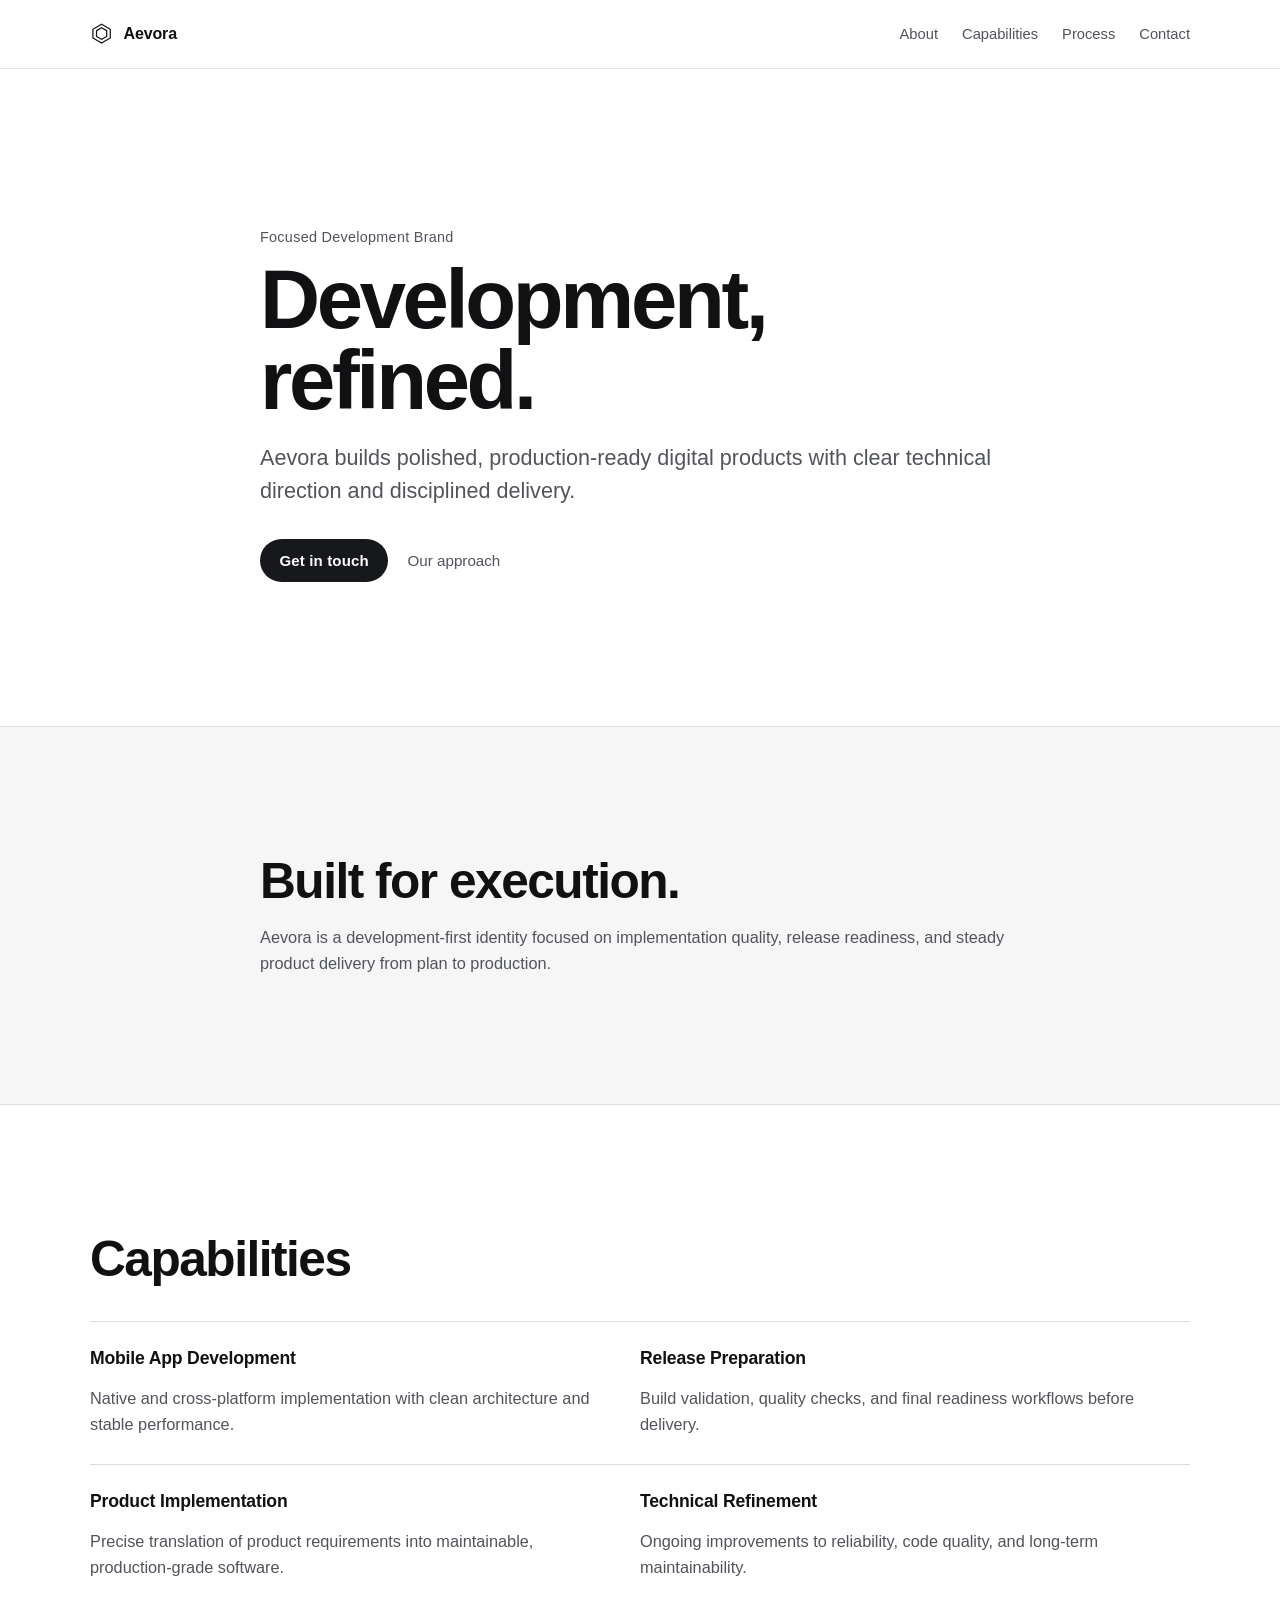
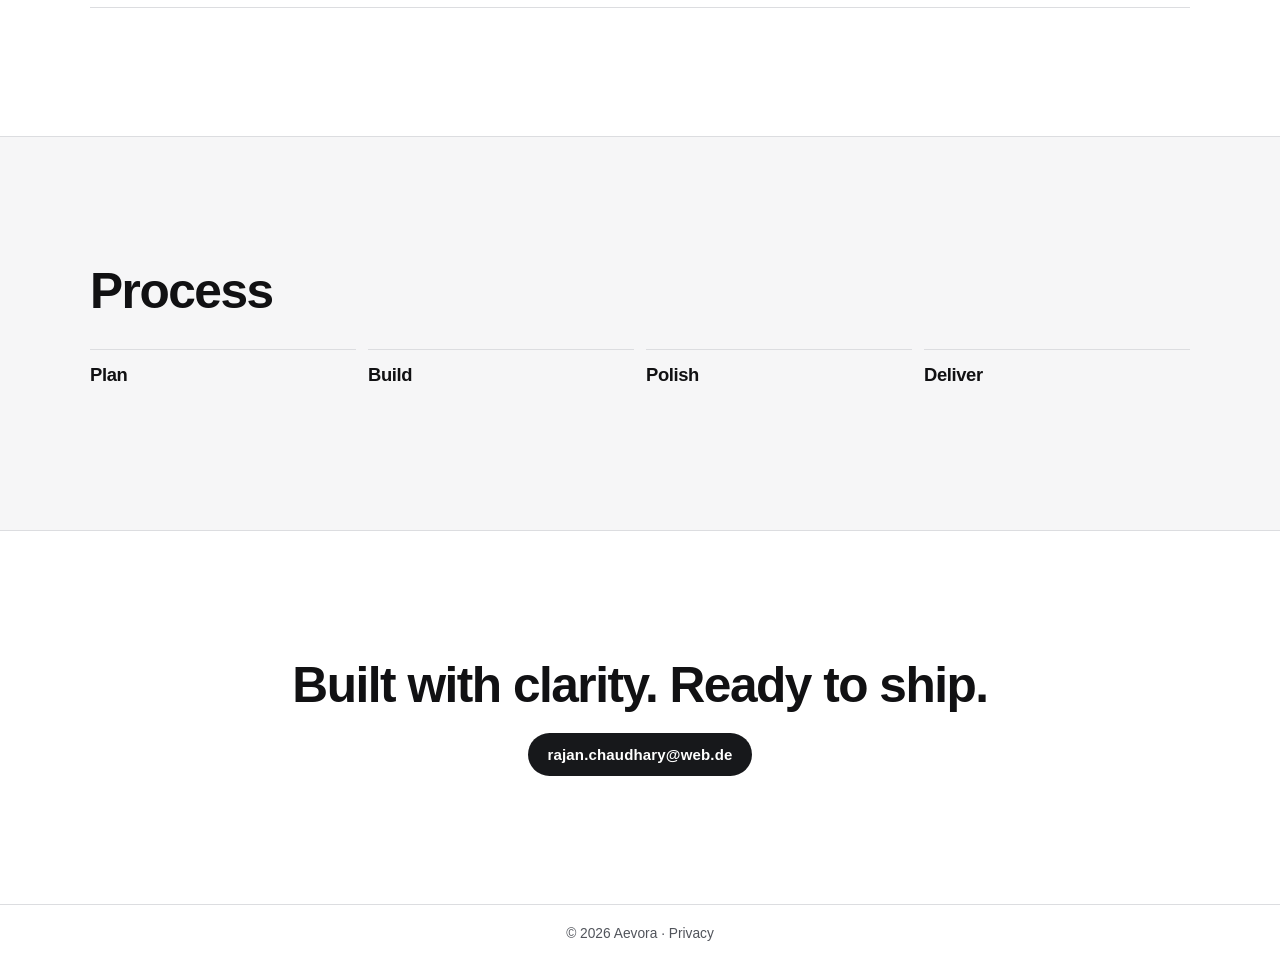
<file: index.html>
<!doctype html>
<html lang="en">
<head>
  <meta charset="utf-8">
  <meta name="viewport" content="width=device-width, initial-scale=1">
  <title>Aevora | Development, refined.</title>
  <meta name="description" content="Aevora builds polished, production-ready digital products with precise technical execution and release readiness.">
  <link rel="stylesheet" href="style.css">
</head>
<body>
  <header class="site-header">
    <div class="container header-inner">
      <a class="brand" href="#top" aria-label="Aevora home">
        <span class="brand-mark" aria-hidden="true">
          <svg viewBox="0 0 32 32" role="img">
            <path d="M16 3 28 10v12L16 29 4 22V10Z"></path>
            <path d="M16 8 23 12v8l-7 4-7-4v-8Z"></path>
          </svg>
        </span>
        <span class="brand-name">Aevora</span>
      </a>
      <nav class="top-nav" aria-label="Primary">
        <a href="#about">About</a>
        <a href="#capabilities">Capabilities</a>
        <a href="#process">Process</a>
        <a href="#contact">Contact</a>
      </nav>
    </div>
  </header>

  <main id="top">
    <section class="hero section">
      <div class="container hero-inner">
        <p class="eyebrow">Focused Development Brand</p>
        <h1>Development, refined.</h1>
        <p class="lead">Aevora builds polished, production-ready digital products with clear technical direction and disciplined delivery.</p>
        <div class="hero-actions">
          <a class="button" href="mailto:rajan.chaudhary@web.de">Get in touch</a>
          <a class="text-link" href="#process">Our approach</a>
        </div>
      </div>
    </section>

    <section id="about" class="section section-soft">
      <div class="container narrow">
        <h2>Built for execution.</h2>
        <p>Aevora is a development-first identity focused on implementation quality, release readiness, and steady product delivery from plan to production.</p>
      </div>
    </section>

    <section id="capabilities" class="section">
      <div class="container">
        <h2>Capabilities</h2>
        <div class="capability-list">
          <article class="capability-item">
            <h3>Mobile App Development</h3>
            <p>Native and cross-platform implementation with clean architecture and stable performance.</p>
          </article>
          <article class="capability-item">
            <h3>Release Preparation</h3>
            <p>Build validation, quality checks, and final readiness workflows before delivery.</p>
          </article>
          <article class="capability-item">
            <h3>Product Implementation</h3>
            <p>Precise translation of product requirements into maintainable, production-grade software.</p>
          </article>
          <article class="capability-item">
            <h3>Technical Refinement</h3>
            <p>Ongoing improvements to reliability, code quality, and long-term maintainability.</p>
          </article>
        </div>
      </div>
    </section>

    <section id="process" class="section section-soft">
      <div class="container">
        <h2>Process</h2>
        <ol class="process-list">
          <li><span>Plan</span></li>
          <li><span>Build</span></li>
          <li><span>Polish</span></li>
          <li><span>Deliver</span></li>
        </ol>
      </div>
    </section>

    <section id="contact" class="section closing">
      <div class="container narrow">
        <h2>Built with clarity. Ready to ship.</h2>
        <a class="button" href="mailto:rajan.chaudhary@web.de">rajan.chaudhary@web.de</a>
      </div>
    </section>
  </main>

  <footer class="site-footer">
    <div class="container footer-inner">
      <p>© <span id="year">2026</span> Aevora <span aria-hidden="true">·</span> <a href="privacy.html">Privacy</a></p>
    </div>
  </footer>
  <script src="script.js"></script>
</body>
</html>
</file>
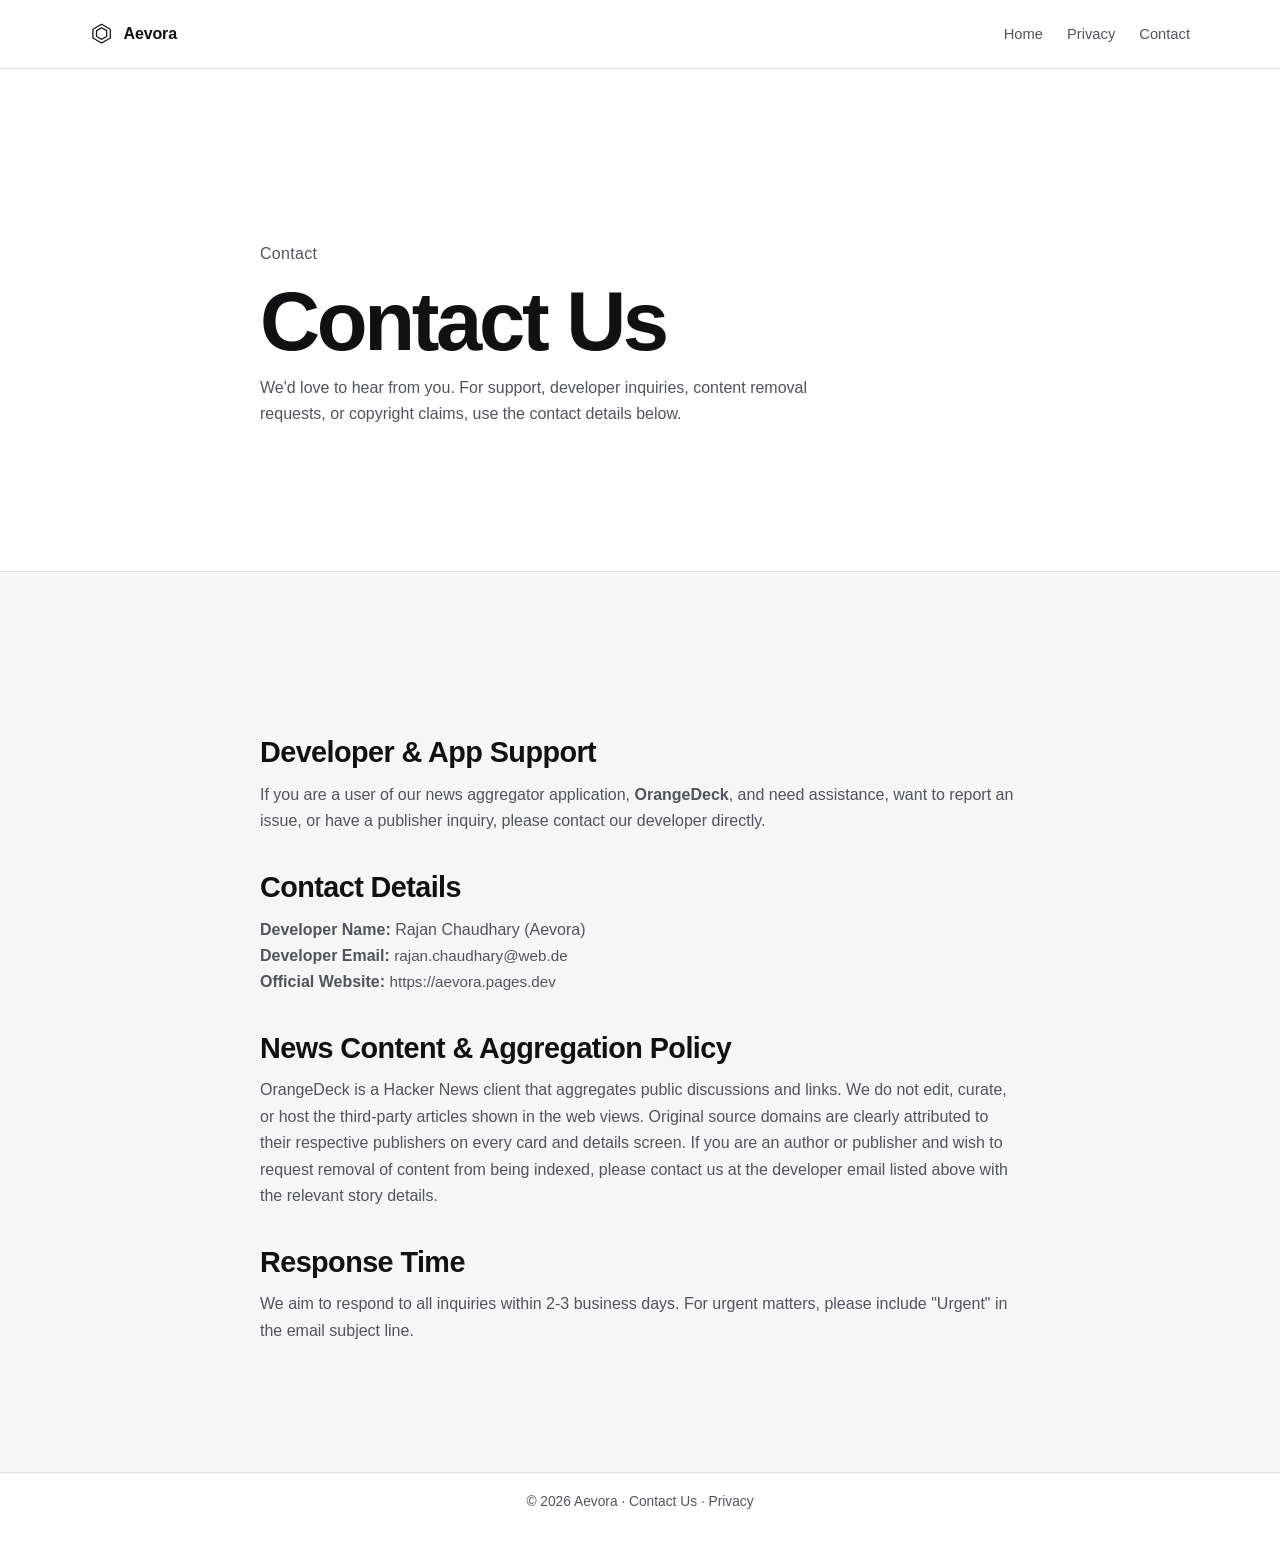
<file: contact.html>
<!doctype html>
<html lang="en">
<head>
  <meta charset="utf-8">
  <meta name="viewport" content="width=device-width, initial-scale=1">
  <title>Aevora | Contact Us</title>
  <meta name="description" content="Contact details and support information for Aevora and OrangeDeck.">
  <link rel="icon" type="image/svg+xml" href="favicon.svg">
  <link rel="stylesheet" href="style.css">
</head>
<body>
  <header class="site-header">
    <div class="container header-inner">
      <a class="brand" href="index.html" aria-label="Aevora home">
        <span class="brand-mark" aria-hidden="true">
          <svg viewBox="0 0 32 32" role="img">
            <path d="M16 3 28 10v12L16 29 4 22V10Z"></path>
            <path d="M16 8 23 12v8l-7 4-7-4v-8Z"></path>
          </svg>
        </span>
        <span class="brand-name">Aevora</span>
      </a>
      <nav class="top-nav" aria-label="Primary">
        <a href="index.html">Home</a>
        <a href="privacy.html">Privacy</a>
        <a href="contact.html">Contact</a>
      </nav>
    </div>
  </header>

  <main>
    <section class="section hero">
      <div class="container narrow legal-wrap">
        <p class="eyebrow">Contact</p>
        <h1>Contact Us</h1>
        <p class="lead">We'd love to hear from you. For support, developer inquiries, content removal requests, or copyright claims, use the contact details below.</p>
      </div>
    </section>

    <section class="section section-soft">
      <div class="container narrow legal-wrap">
        <h2>Developer & App Support</h2>
        <p>If you are a user of our news aggregator application, <strong>OrangeDeck</strong>, and need assistance, want to report an issue, or have a publisher inquiry, please contact our developer directly.</p>
        
        <h2>Contact Details</h2>
        <p>
          <strong>Developer Name:</strong> Rajan Chaudhary (Aevora)<br>
          <strong>Developer Email:</strong> <a class="text-link" href="mailto:rajan.chaudhary@web.de">rajan.chaudhary@web.de</a><br>
          <strong>Official Website:</strong> <a class="text-link" href="https://aevora.pages.dev">https://aevora.pages.dev</a>
        </p>

        <h2>News Content & Aggregation Policy</h2>
        <p>OrangeDeck is a Hacker News client that aggregates public discussions and links. We do not edit, curate, or host the third-party articles shown in the web views. Original source domains are clearly attributed to their respective publishers on every card and details screen. If you are an author or publisher and wish to request removal of content from being indexed, please contact us at the developer email listed above with the relevant story details.</p>
        
        <h2>Response Time</h2>
        <p>We aim to respond to all inquiries within 2-3 business days. For urgent matters, please include "Urgent" in the email subject line.</p>
      </div>
    </section>
  </main>

  <footer class="site-footer">
    <div class="container footer-inner">
      <p>© <span id="year">2026</span> Aevora <span aria-hidden="true">·</span> <a href="contact.html">Contact Us</a> <span aria-hidden="true">·</span> <a href="privacy.html">Privacy</a></p>
    </div>
  </footer>
  <script src="script.js"></script>
</body>
</html>
</file>
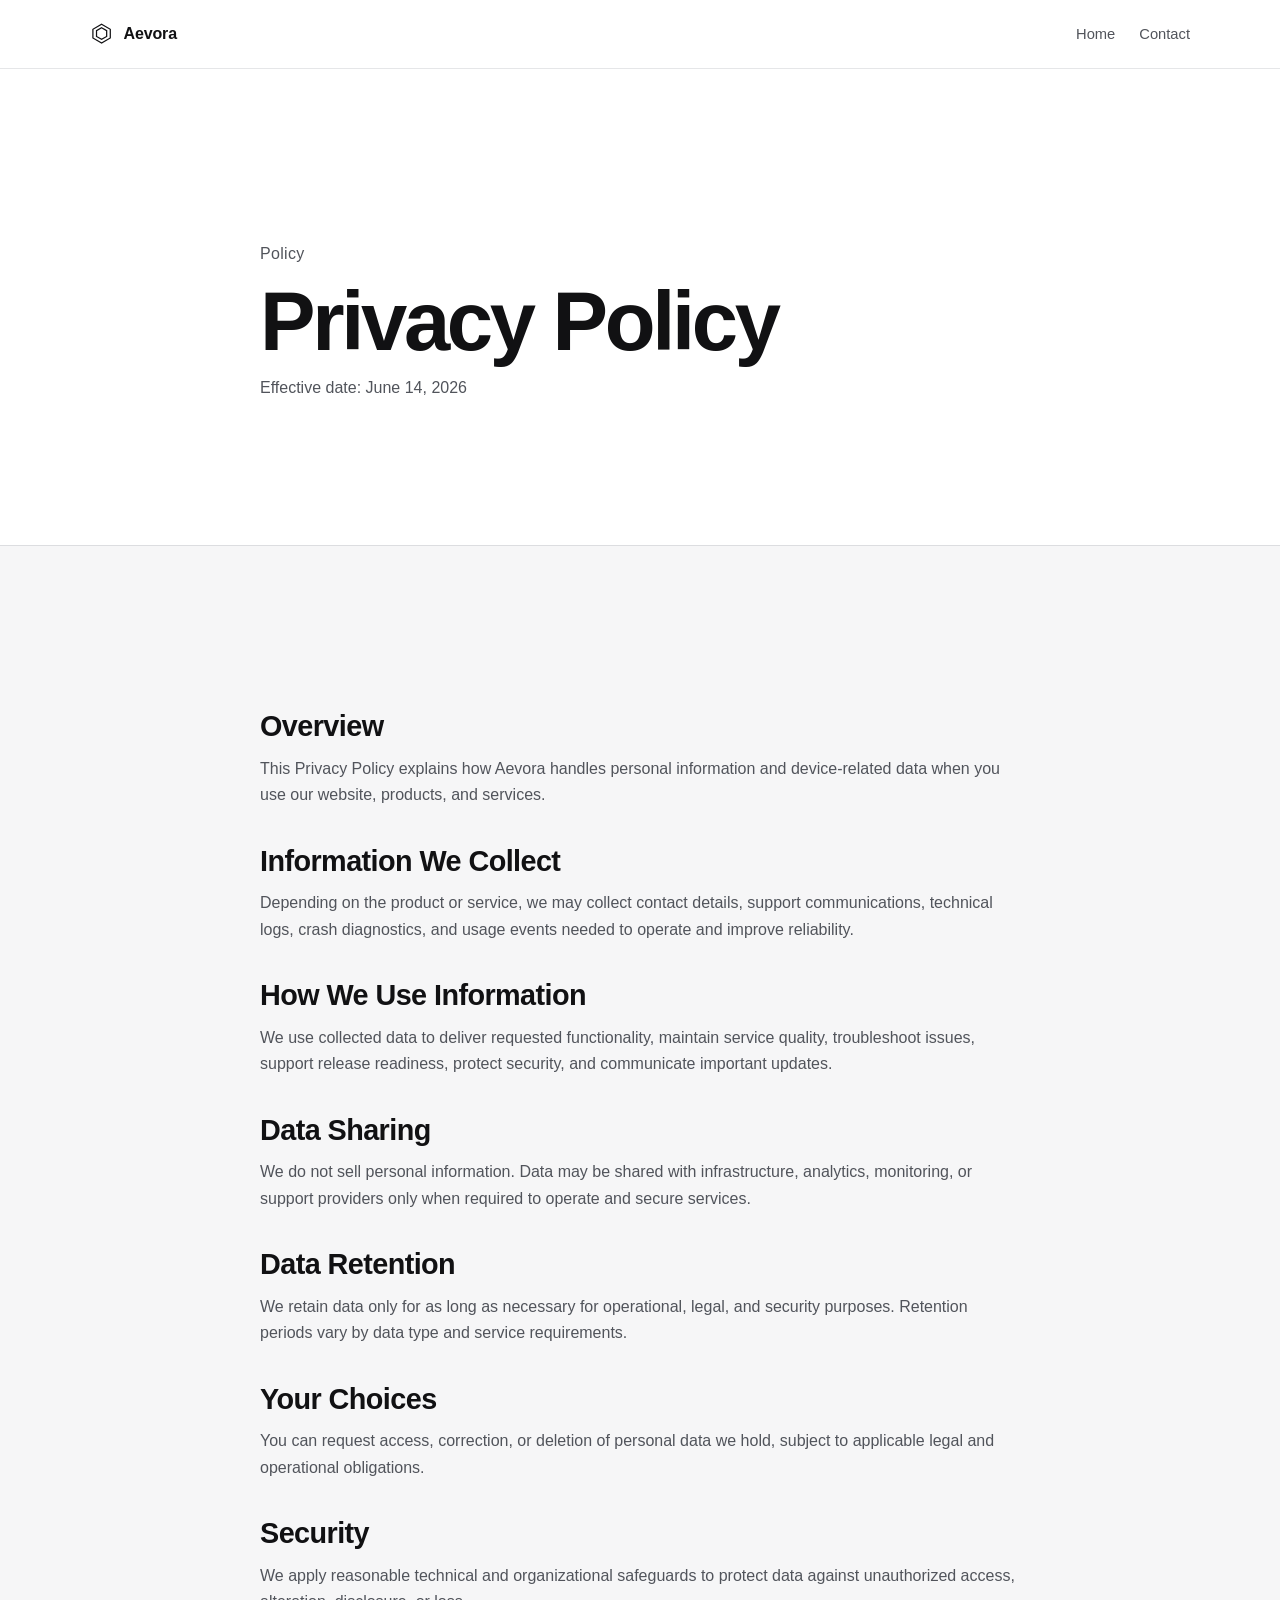
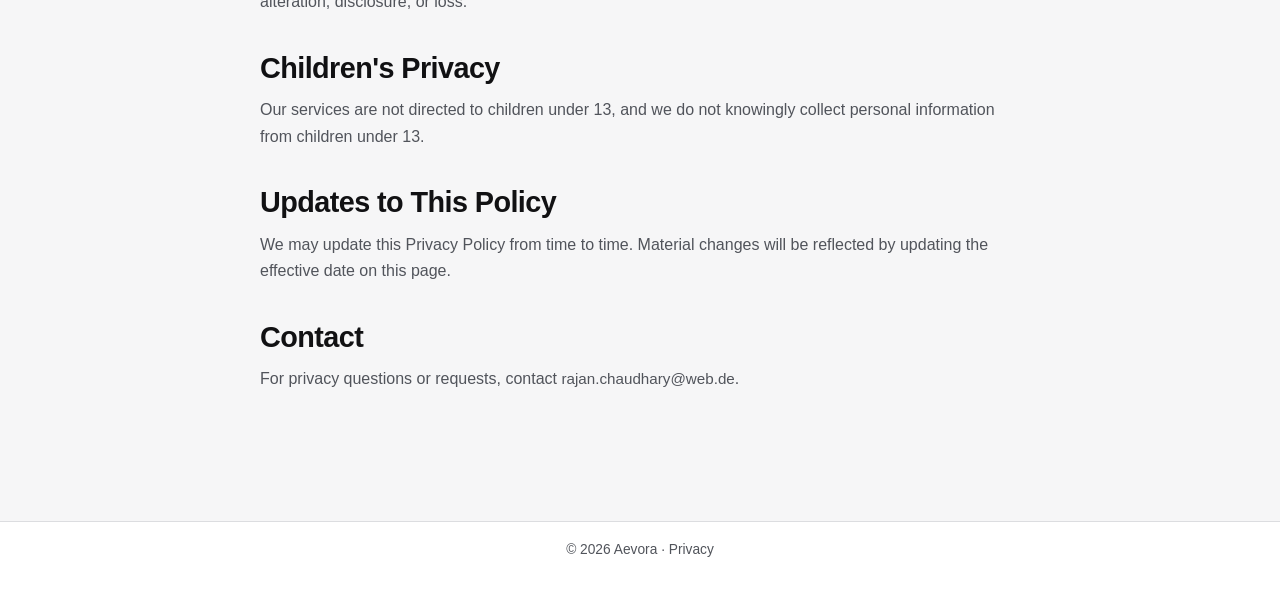
<file: privacy.html>
<!doctype html>
<html lang="en">
<head>
  <meta charset="utf-8">
  <meta name="viewport" content="width=device-width, initial-scale=1">
  <title>Aevora | Privacy Policy</title>
  <meta name="description" content="Privacy Policy for Aevora.">
  <link rel="stylesheet" href="style.css">
</head>
<body>
  <header class="site-header">
    <div class="container header-inner">
      <a class="brand" href="index.html" aria-label="Aevora home">
        <span class="brand-mark" aria-hidden="true">
          <svg viewBox="0 0 32 32" role="img">
            <path d="M16 3 28 10v12L16 29 4 22V10Z"></path>
            <path d="M16 8 23 12v8l-7 4-7-4v-8Z"></path>
          </svg>
        </span>
        <span class="brand-name">Aevora</span>
      </a>
      <nav class="top-nav" aria-label="Primary">
        <a href="index.html">Home</a>
        <a href="mailto:rajan.chaudhary@web.de">Contact</a>
      </nav>
    </div>
  </header>

  <main>
    <section class="section hero">
      <div class="container narrow legal-wrap">
        <p class="eyebrow">Policy</p>
        <h1>Privacy Policy</h1>
        <p class="lead">Effective date: June 14, 2026</p>
      </div>
    </section>

    <section class="section section-soft">
      <div class="container narrow legal-wrap">
        <h2>Overview</h2>
        <p>This Privacy Policy explains how Aevora handles personal information and device-related data when you use our website, products, and services.</p>

        <h2>Information We Collect</h2>
        <p>Depending on the product or service, we may collect contact details, support communications, technical logs, crash diagnostics, and usage events needed to operate and improve reliability.</p>

        <h2>How We Use Information</h2>
        <p>We use collected data to deliver requested functionality, maintain service quality, troubleshoot issues, support release readiness, protect security, and communicate important updates.</p>

        <h2>Data Sharing</h2>
        <p>We do not sell personal information. Data may be shared with infrastructure, analytics, monitoring, or support providers only when required to operate and secure services.</p>

        <h2>Data Retention</h2>
        <p>We retain data only for as long as necessary for operational, legal, and security purposes. Retention periods vary by data type and service requirements.</p>

        <h2>Your Choices</h2>
        <p>You can request access, correction, or deletion of personal data we hold, subject to applicable legal and operational obligations.</p>

        <h2>Security</h2>
        <p>We apply reasonable technical and organizational safeguards to protect data against unauthorized access, alteration, disclosure, or loss.</p>

        <h2>Children's Privacy</h2>
        <p>Our services are not directed to children under 13, and we do not knowingly collect personal information from children under 13.</p>

        <h2>Updates to This Policy</h2>
        <p>We may update this Privacy Policy from time to time. Material changes will be reflected by updating the effective date on this page.</p>

        <h2>Contact</h2>
        <p>For privacy questions or requests, contact <a class="text-link" href="mailto:rajan.chaudhary@web.de">rajan.chaudhary@web.de</a>.</p>
      </div>
    </section>
  </main>

  <footer class="site-footer">
    <div class="container footer-inner">
      <p>© <span id="year">2026</span> Aevora <span aria-hidden="true">·</span> <a href="privacy.html">Privacy</a></p>
    </div>
  </footer>
  <script src="script.js"></script>
</body>
</html>
</file>
<file: style.css>
:root {
  --bg: #ffffff;
  --bg-soft: #f6f6f7;
  --text: #111113;
  --text-muted: #51545b;
  --line: #dcdde0;
  --button: #17181b;
  --button-hover: #2a2c31;
}

* {
  box-sizing: border-box;
}

html {
  scroll-behavior: smooth;
}

body {
  margin: 0;
  font-family: -apple-system, BlinkMacSystemFont, "SF Pro Display", "SF Pro Text", "Helvetica Neue", Helvetica, Arial, sans-serif;
  background: var(--bg);
  color: var(--text);
  text-rendering: optimizeLegibility;
  -webkit-font-smoothing: antialiased;
}

a {
  color: inherit;
  text-decoration: none;
}

.container {
  width: min(1100px, 92vw);
  margin: 0 auto;
}

.narrow {
  width: min(760px, 92vw);
}

.section {
  padding: clamp(5rem, 10vw, 8rem) 0;
  border-top: 1px solid var(--line);
}

.section-soft {
  background: var(--bg-soft);
}

.site-header {
  position: sticky;
  top: 0;
  z-index: 20;
  border-bottom: 1px solid color-mix(in srgb, var(--line) 75%, white);
  background: color-mix(in srgb, white 88%, transparent);
  backdrop-filter: saturate(140%) blur(10px);
}

.header-inner {
  display: flex;
  align-items: center;
  justify-content: space-between;
  min-height: 4.25rem;
}

.brand {
  display: inline-flex;
  align-items: center;
  gap: 0.65rem;
  font-weight: 600;
  letter-spacing: -0.01em;
}

.brand-mark {
  display: grid;
  place-items: center;
  width: 1.45rem;
  height: 1.45rem;
}

.brand-mark svg {
  width: 100%;
  height: 100%;
  fill: none;
  stroke: var(--text);
  stroke-width: 1.7;
}

.top-nav {
  display: inline-flex;
  gap: 1.5rem;
  font-size: 0.92rem;
  color: var(--text-muted);
}

.top-nav a {
  transition: color 180ms ease;
}

.top-nav a:hover,
.top-nav a:focus-visible {
  color: var(--text);
}

.hero {
  border-top: 0;
  padding-top: clamp(6rem, 14vw, 10rem);
  padding-bottom: clamp(5.5rem, 12vw, 9rem);
}

.hero-inner {
  max-width: 760px;
}

.eyebrow {
  margin: 0;
  font-size: 0.9rem;
  letter-spacing: 0.02em;
  color: var(--text-muted);
}

h1,
h2,
h3,
p {
  margin: 0;
}

h1 {
  margin-top: 0.85rem;
  font-size: clamp(2.7rem, 7.5vw, 5.2rem);
  letter-spacing: -0.04em;
  line-height: 0.98;
  font-weight: 700;
}

.lead {
  margin-top: 1.3rem;
  max-width: 62ch;
  font-size: clamp(1.05rem, 2.2vw, 1.35rem);
  line-height: 1.5;
  color: var(--text-muted);
}

.hero-actions {
  margin-top: 2rem;
  display: flex;
  align-items: center;
  gap: 1.2rem;
}

.button {
  display: inline-flex;
  align-items: center;
  justify-content: center;
  border: 1px solid transparent;
  min-height: 2.7rem;
  padding: 0 1.15rem;
  border-radius: 999px;
  background: var(--button);
  color: #fff;
  font-size: 0.94rem;
  font-weight: 550;
  letter-spacing: 0.01em;
  transition: background-color 220ms ease, transform 220ms ease;
}

.button:hover,
.button:focus-visible {
  background: var(--button-hover);
  transform: translateY(-1px);
}

.text-link {
  color: var(--text-muted);
  font-size: 0.95rem;
  transition: color 180ms ease;
}

.text-link:hover,
.text-link:focus-visible {
  color: var(--text);
}

h2 {
  font-size: clamp(2rem, 4.8vw, 3.1rem);
  letter-spacing: -0.03em;
  font-weight: 650;
  line-height: 1.06;
}

#about p,
.capability-item p {
  margin-top: 1rem;
  color: var(--text-muted);
  line-height: 1.6;
  font-size: 1.02rem;
}

.capability-list {
  margin-top: 2.2rem;
  display: grid;
  grid-template-columns: repeat(2, minmax(0, 1fr));
  border-top: 1px solid var(--line);
}

.capability-item {
  padding: 1.65rem 1.1rem 1.65rem 0;
  border-bottom: 1px solid var(--line);
}

.capability-item:nth-child(odd) {
  padding-right: 2rem;
}

.capability-item h3 {
  font-size: 1.1rem;
  letter-spacing: -0.01em;
  font-weight: 600;
}

.process-list {
  margin-top: 2rem;
  padding: 0;
  list-style: none;
  display: grid;
  grid-template-columns: repeat(4, minmax(0, 1fr));
  gap: 0.75rem;
}

.process-list li {
  border-top: 1px solid var(--line);
  padding-top: 0.85rem;
}

.process-list span {
  display: inline-block;
  font-size: 1.15rem;
  letter-spacing: -0.02em;
  font-weight: 560;
}

.closing {
  text-align: center;
}

.closing .button {
  margin-top: 1.35rem;
}

.site-footer {
  border-top: 1px solid var(--line);
  padding: 1.3rem 0 2rem;
  background: #fff;
}

.footer-inner {
  text-align: center;
}

.footer-inner p {
  color: var(--text-muted);
  font-size: 0.86rem;
}

.footer-inner a {
  color: var(--text-muted);
  transition: color 180ms ease;
}

.footer-inner a:hover,
.footer-inner a:focus-visible {
  color: var(--text);
}

.legal-wrap h2 {
  margin-top: 2.2rem;
  font-size: clamp(1.25rem, 3vw, 1.8rem);
  letter-spacing: -0.02em;
  line-height: 1.2;
}

.legal-wrap p {
  margin-top: 0.75rem;
  color: var(--text-muted);
  line-height: 1.65;
  font-size: 1rem;
}

@media (max-width: 900px) {
  .capability-list {
    grid-template-columns: 1fr;
  }

  .capability-item,
  .capability-item:nth-child(odd) {
    padding-right: 0;
  }
}

@media (max-width: 700px) {
  .top-nav {
    display: none;
  }

  .hero-actions {
    flex-wrap: wrap;
    gap: 0.9rem 1rem;
  }

  .process-list {
    grid-template-columns: 1fr 1fr;
  }
}

@media (prefers-reduced-motion: reduce) {
  *,
  *::before,
  *::after {
    transition-duration: 1ms !important;
    animation-duration: 1ms !important;
    scroll-behavior: auto !important;
  }
}
</file>
